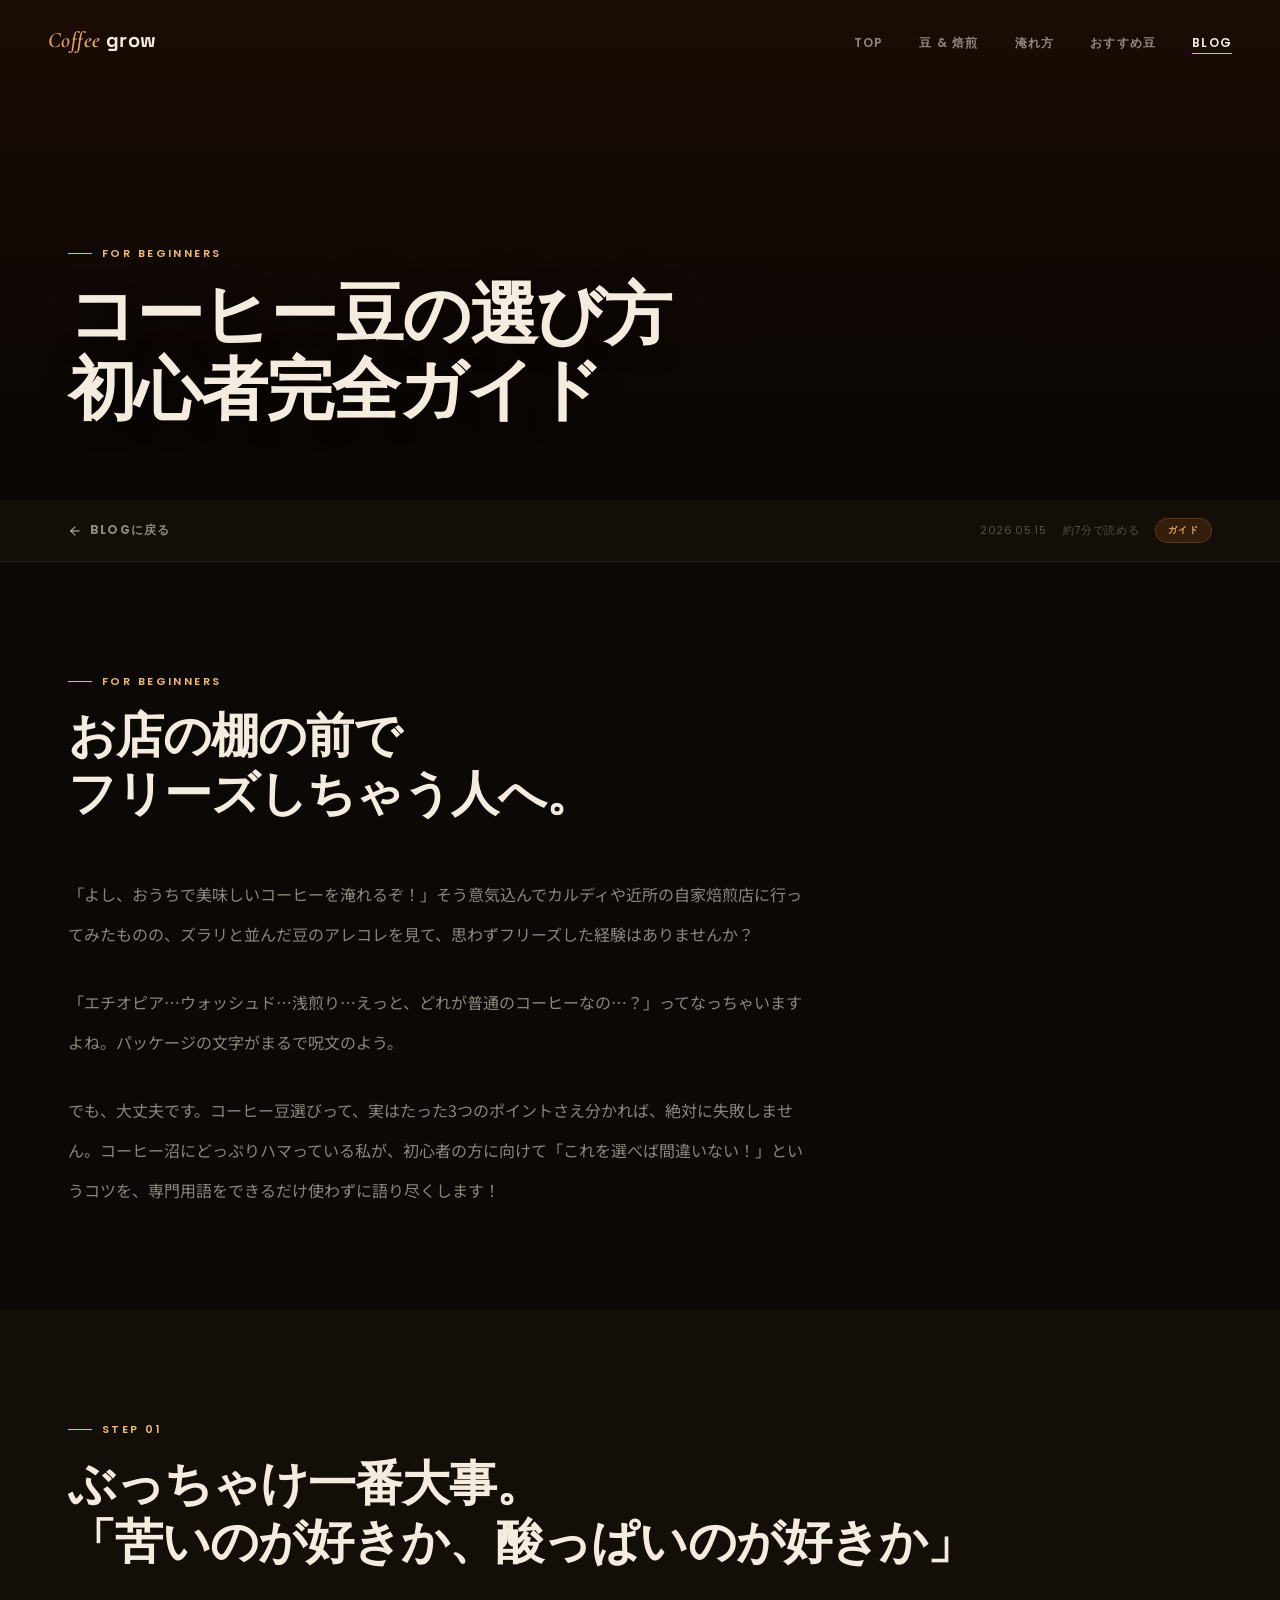
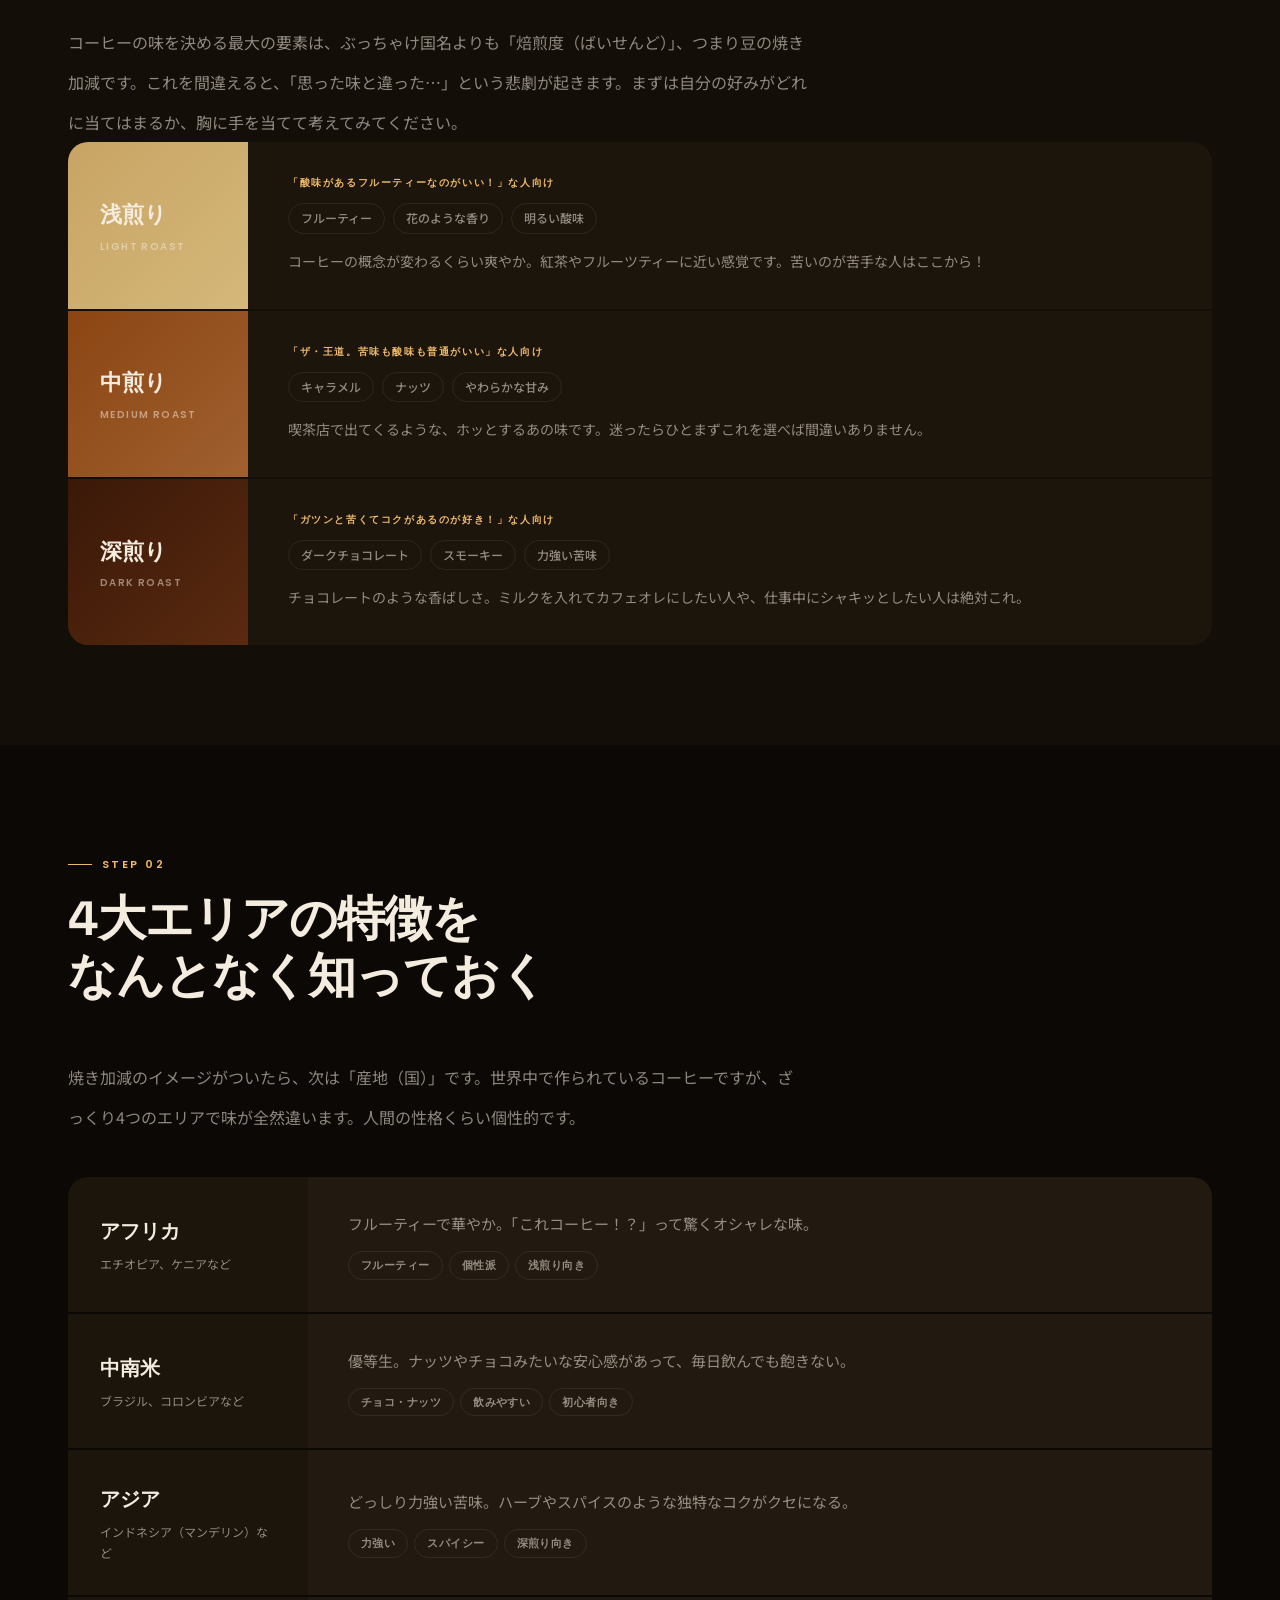
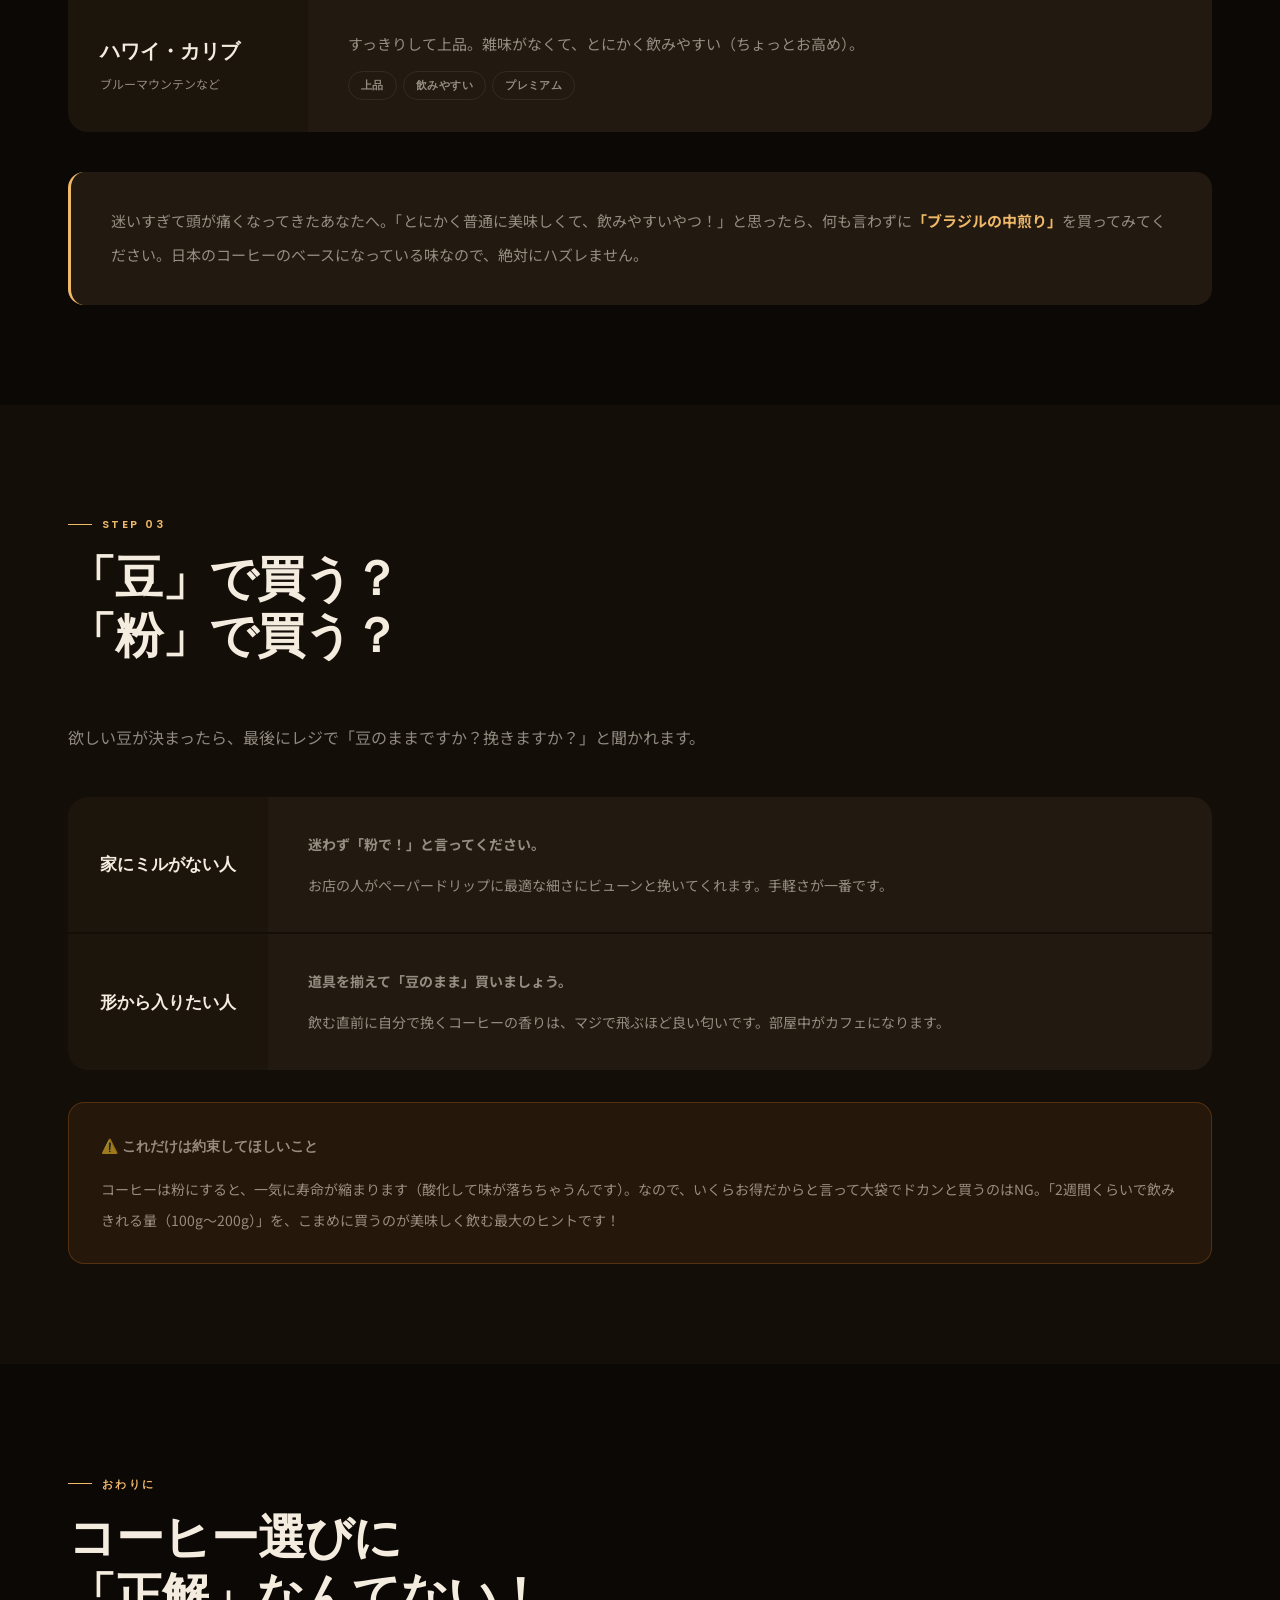
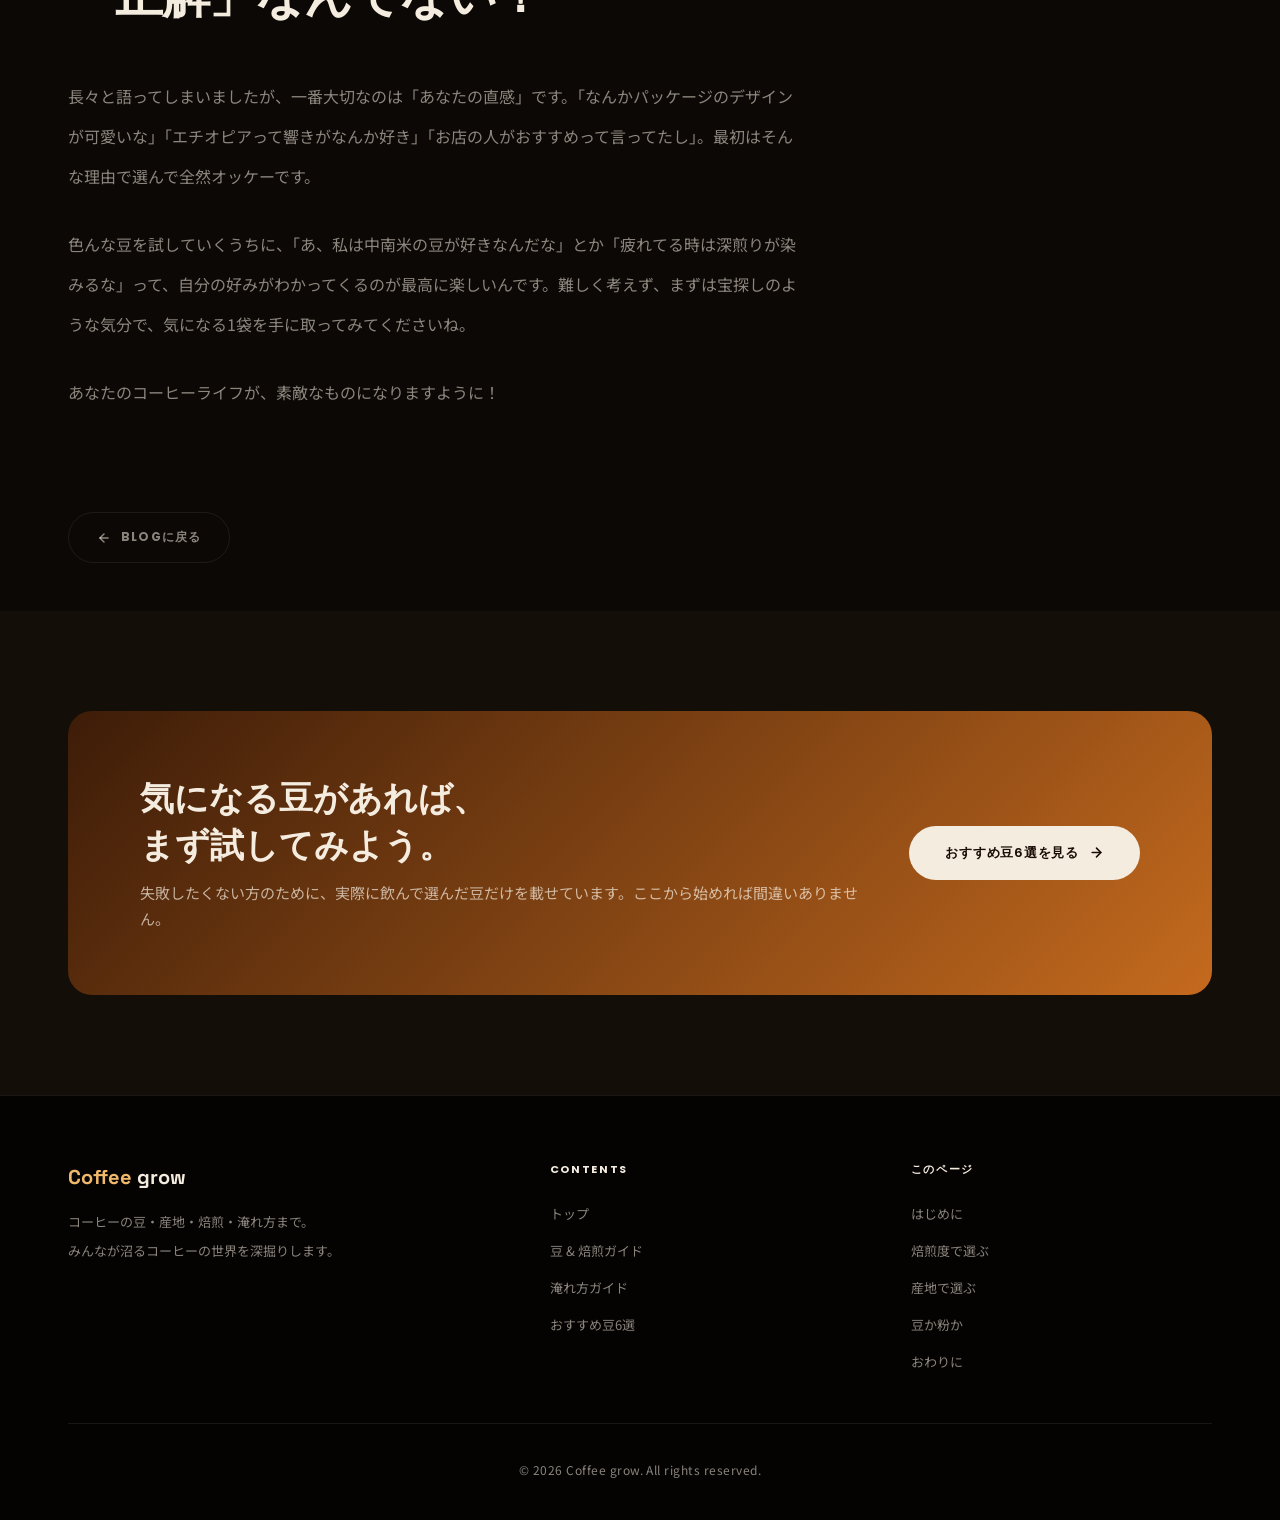
<file: choose-beans.html>
﻿<!DOCTYPE html>
<html lang="ja">
<head>
    <meta charset="UTF-8">
    <meta name="viewport" content="width=device-width, initial-scale=1.0">
    <!-- Google tag (gtag.js) -->
    <script async src="https://www.googletagmanager.com/gtag/js?id=G-5SRX7W28YV"></script>
    <script>
      window.dataLayer = window.dataLayer || [];
      function gtag(){dataLayer.push(arguments);}
      gtag('js', new Date());
      gtag('config', 'G-5SRX7W28YV');
    </script>
    <title>コーヒー豆の選び方 初心者ガイド — 焙煎・産地・飲み方別に解説 | Coffee grow</title>
    <meta name="description" content="コーヒー豆の選び方を初心者向けに徹底解説。焙煎度（浅煎り・中煎り・深煎り）の違い、エチオピア・ブラジルなど産地の特徴、ブラック・カフェオレ・アイスなど飲み方別のおすすめ豆まで丁寧にご紹介。">
    <meta name="keywords" content="コーヒー豆 初心者,コーヒー豆 選び方,焙煎度 違い,コーヒー産地,スペシャルティコーヒー 入門">
    <meta name="author" content="Coffee grow">
    <meta name="robots" content="index, follow">
    <meta name="theme-color" content="#0c0805">
    <link rel="canonical" href="https://happylife-prog.github.io/Coffeegrow/choose-beans.html">
    <!-- Open Graph -->
    <meta property="og:type" content="article">
    <meta property="og:site_name" content="Coffee grow">
    <meta property="og:title" content="コーヒー豆の選び方 初心者ガイド — 焙煎・産地・飲み方別に解説 | Coffee grow">
    <meta property="og:description" content="焙煎度・産地・飲み方別に「自分に合ったコーヒー豆」の選び方を初心者向けに丁寧に解説。">
    <meta property="og:url" content="https://happylife-prog.github.io/Coffeegrow/choose-beans.html">
    <meta property="og:image" content="https://images.unsplash.com/photo-1611854779393-1b2da9d400fe?auto=format&fit=crop&w=1200&q=80">
    <meta property="og:locale" content="ja_JP">
    <!-- Twitter Card -->
    <meta name="twitter:card" content="summary_large_image">
    <meta name="twitter:title" content="コーヒー豆の選び方 初心者ガイド | Coffee grow">
    <meta name="twitter:description" content="焙煎度・産地・飲み方別に「自分に合ったコーヒー豆」の選び方を解説。">
    <meta name="twitter:image" content="https://images.unsplash.com/photo-1611854779393-1b2da9d400fe?auto=format&fit=crop&w=1200&q=80">
    <!-- JSON-LD -->
    <script type="application/ld+json">
    {
      "@context": "https://schema.org",
      "@type": "Article",
      "@id": "https://happylife-prog.github.io/Coffeegrow/choose-beans.html",
      "headline": "コーヒー豆の選び方 初心者ガイド — 焙煎・産地・飲み方別に解説",
      "description": "コーヒー豆の選び方を焙煎度・産地・飲み方別に初心者向けに丁寧に解説。",
      "image": "https://images.unsplash.com/photo-1611854779393-1b2da9d400fe?auto=format&fit=crop&w=1200&q=80",
      "url": "https://happylife-prog.github.io/Coffeegrow/choose-beans.html",
      "inLanguage": "ja",
      "datePublished": "2026-05-15",
      "dateModified": "2026-05-15",
      "author": {"@type": "Organization","name": "Coffee grow","url": "https://happylife-prog.github.io/Coffeegrow"},
      "publisher": {"@type": "Organization","name": "Coffee grow","url": "https://happylife-prog.github.io/Coffeegrow"},
      "mainEntityOfPage": {"@type": "WebPage","@id": "https://happylife-prog.github.io/Coffeegrow/choose-beans.html"},
      "about": [
        {"@type": "Thing","name": "コーヒー豆"},
        {"@type": "Thing","name": "焙煎"},
        {"@type": "Thing","name": "スペシャルティコーヒー"}
      ]
    }
    </script>
    <link rel="preconnect" href="https://fonts.googleapis.com">
    <link rel="preconnect" href="https://fonts.gstatic.com" crossorigin>
    <link href="https://fonts.googleapis.com/css2?family=Space+Grotesk:wght@300;400;500;700&family=Noto+Sans+JP:wght@300;400;500;700&family=Poppins:wght@300;400;600;700&family=Cormorant+Garamond:ital,wght@0,300;0,400;0,600;1,300;1,400;1,600&display=swap" rel="stylesheet">
    <style>
    *,*::before,*::after{box-sizing:border-box;margin:0;padding:0;}
    :root{
        --bg1:#0c0805;--bg2:#130e08;--bg3:#1c150c;--card:#221910;
        --accent:#c46a1e;--gold:#d9924a;--gold2:#f0b96a;
        --cream:#f5ece0;--muted:rgba(245,236,224,.55);
        --border:rgba(245,236,224,.08);
        --ease:cubic-bezier(.22,1,.36,1);--t:.5s;
    }
    html{scroll-behavior:smooth;}
    body{font-family:'Noto Sans JP',sans-serif;background:var(--bg1);color:var(--cream);line-height:1.7;overflow-x:hidden;}
    a{text-decoration:none;color:inherit;}
    img{display:block;max-width:100%;}

    .sr{opacity:0;transform:translateY(48px);transition:opacity .8s var(--ease),transform .8s var(--ease);}
    .sr.in{opacity:1;transform:none;}
    .d1{transition-delay:.08s}.d2{transition-delay:.16s}.d3{transition-delay:.24s}
    .d4{transition-delay:.32s}.d5{transition-delay:.40s}.d6{transition-delay:.48s}

    /* HEADER */
    .site-header{position:fixed;top:0;left:0;right:0;z-index:200;padding:22px 48px;display:flex;align-items:center;justify-content:space-between;transition:background .4s,box-shadow .4s,backdrop-filter .4s;}
    .site-header.scrolled{background:rgba(12,8,5,.88);backdrop-filter:blur(20px);box-shadow:0 1px 0 var(--border);}
    .logo{font-family:'Space Grotesk',sans-serif;font-size:20px;font-weight:700;letter-spacing:.02em;}
    .logo em{font-style:italic;font-family:'Cormorant Garamond',serif;font-weight:600;font-size:22px;background:linear-gradient(135deg,var(--gold),var(--gold2));-webkit-background-clip:text;-webkit-text-fill-color:transparent;background-clip:text;}
    .pc-nav{list-style:none;display:flex;gap:36px;align-items:center;}
    .pc-nav a{font-family:'Poppins',sans-serif;font-size:12px;font-weight:600;letter-spacing:.1em;text-transform:uppercase;color:var(--muted);transition:color .25s;position:relative;}
    .pc-nav a::after{content:'';position:absolute;bottom:-3px;left:0;width:0;height:1px;background:var(--gold2);transition:width .3s;}
    .pc-nav a:hover{color:var(--cream);}
    .pc-nav a:hover::after,.pc-nav a.active::after{width:100%;}
    .pc-nav a.active{color:var(--cream);}
    .hamburger{display:none;flex-direction:column;gap:5px;width:36px;height:36px;align-items:center;justify-content:center;cursor:pointer;border:none;background:none;}
    .hamburger span{width:24px;height:1.5px;background:var(--cream);border-radius:2px;transition:var(--t) var(--ease);transform-origin:center;}
    .hamburger.open span:nth-child(1){transform:translateY(6.5px) rotate(45deg);}
    .hamburger.open span:nth-child(2){opacity:0;transform:scaleX(0);}
    .hamburger.open span:nth-child(3){transform:translateY(-6.5px) rotate(-45deg);}
    .sp-nav{display:none;flex-direction:column;gap:0;position:fixed;inset:0;z-index:190;background:rgba(8,5,3,.97);padding:100px 48px 48px;}
    .sp-nav.open{display:flex;}
    .sp-nav a{font-family:'Space Grotesk',sans-serif;font-size:clamp(28px,6vw,48px);font-weight:700;color:var(--cream);padding:16px 0;border-bottom:1px solid var(--border);transition:color .25s;letter-spacing:-.01em;}
    .sp-nav a:hover{color:var(--gold2);}

    /* PAGE HERO */
    .page-hero{position:relative;height:500px;overflow:hidden;background-size:cover;background-position:center;display:flex;align-items:flex-end;}
    .page-hero::before{content:'';position:absolute;inset:0;background:linear-gradient(to top,rgba(8,5,3,1) 0%,rgba(8,5,3,.55) 50%,rgba(8,5,3,.1) 100%);}
    .page-hero-inner{position:relative;z-index:2;max-width:1240px;margin:0 auto;padding:0 48px 72px;width:100%;}

    /* UTILITIES */
    .label-tag{font-family:'Poppins',sans-serif;font-size:11px;font-weight:600;letter-spacing:.22em;text-transform:uppercase;color:var(--gold2);display:inline-flex;align-items:center;gap:10px;margin-bottom:16px;}
    .label-tag::before{content:'';width:24px;height:1px;background:var(--gold2);}
    .sec{padding:100px 0;}
    .sec-alt{background:var(--bg2);}
    .wrap{max-width:1240px;margin:0 auto;padding:0 48px;}
    .h2-style{font-family:'Space Grotesk',sans-serif;font-size:clamp(28px,4vw,48px);font-weight:700;line-height:1.2;letter-spacing:-.02em;margin-bottom:52px;}
    .h3-style{font-family:'Space Grotesk',sans-serif;font-size:clamp(20px,2.5vw,30px);font-weight:700;margin-bottom:32px;margin-top:56px;}
    .badge{font-family:'Poppins',sans-serif;font-size:11px;font-weight:600;letter-spacing:.04em;padding:4px 12px;border-radius:50px;border:1px solid var(--border);color:var(--muted);}
    .body-text{font-size:16px;line-height:2.3;color:var(--muted);max-width:720px;margin-bottom:40px;}

    /* STEP CARDS */
    .step-grid{display:grid;grid-template-columns:repeat(3,1fr);gap:2px;border-radius:20px;overflow:hidden;margin-bottom:64px;}
    .step-card{background:var(--card);padding:40px 32px;}
    .step-num{font-family:'Poppins',sans-serif;font-size:11px;font-weight:700;letter-spacing:.2em;color:var(--gold2);margin-bottom:16px;}
    .step-card h3{font-family:'Space Grotesk',sans-serif;font-size:20px;font-weight:700;color:var(--cream);margin-bottom:12px;}
    .step-card p{font-size:14px;line-height:2.2;color:var(--muted);}
    .step-tags{display:flex;flex-wrap:wrap;gap:6px;margin-top:16px;}

    /* ROAST GUIDE TABLE */
    .roast-guide{display:flex;flex-direction:column;gap:2px;border-radius:20px;overflow:hidden;}
    .roast-row{display:grid;grid-template-columns:180px 1fr;overflow:hidden;}
    .roast-color-col{display:flex;flex-direction:column;justify-content:center;align-items:flex-start;padding:32px;min-height:160px;}
    .roast-detail-col{padding:32px 40px;background:var(--bg3);display:flex;flex-direction:column;justify-content:center;}
    .roast-name{font-family:'Space Grotesk',sans-serif;font-size:22px;font-weight:700;color:var(--cream);margin-bottom:4px;}
    .roast-en{font-family:'Poppins',sans-serif;font-size:10px;font-weight:600;letter-spacing:.14em;text-transform:uppercase;color:rgba(245,236,224,.5);}
    .roast-subtitle{font-family:'Poppins',sans-serif;font-size:10px;font-weight:700;letter-spacing:.16em;text-transform:uppercase;color:var(--gold2);margin-bottom:12px;}
    .roast-tags{display:flex;gap:8px;flex-wrap:wrap;margin-bottom:12px;}
    .flavor-tag{font-size:12px;padding:4px 12px;border-radius:50px;border:1px solid var(--border);color:var(--muted);font-weight:500;}
    .roast-desc{font-size:14px;line-height:2.2;color:var(--muted);}
    .bg-light{background:linear-gradient(135deg,#c8a464,#d4b87a);}
    .bg-medium{background:linear-gradient(135deg,#8b4513,#a06030);}
    .bg-deep{background:linear-gradient(135deg,#3a1808,#5a2a10);}

    /* ORIGIN MINI */
    .origin-mini-grid{display:grid;grid-template-columns:repeat(2,1fr);gap:2px;border-radius:20px;overflow:hidden;}
    .origin-mini-card{background:var(--card);padding:36px 32px;position:relative;overflow:hidden;transition:transform var(--t) var(--ease);}
    .origin-mini-card:hover{transform:translateY(-4px);z-index:2;}
    .origin-mini-num{font-family:'Poppins',sans-serif;font-size:10px;font-weight:700;letter-spacing:.2em;color:var(--gold2);margin-bottom:12px;}
    .origin-mini-card h3{font-family:'Space Grotesk',sans-serif;font-size:20px;font-weight:700;color:var(--cream);margin-bottom:8px;}
    .origin-mini-card p{font-size:14px;line-height:2.1;color:var(--muted);}
    .origin-mini-tags{display:flex;flex-wrap:wrap;gap:6px;margin-top:14px;}
    .origin-wm{position:absolute;top:50%;right:16px;transform:translateY(-50%);font-family:'Space Grotesk',sans-serif;font-size:72px;font-weight:700;color:rgba(255,255,255,.04);pointer-events:none;user-select:none;}

    /* DRINK TYPE */
    .drink-grid{display:grid;grid-template-columns:repeat(3,1fr);gap:24px;}
    .drink-card{background:var(--bg3);border-radius:16px;padding:36px 28px;border:1px solid var(--border);transition:border-color var(--t),transform var(--t) var(--ease);}
    .drink-card:hover{border-color:rgba(240,185,106,.3);transform:translateY(-4px);}
    .drink-icon{width:48px;height:48px;border-radius:12px;background:var(--accent);display:flex;align-items:center;justify-content:center;margin-bottom:20px;font-size:22px;}
    .drink-card h3{font-family:'Space Grotesk',sans-serif;font-size:18px;font-weight:700;color:var(--cream);margin-bottom:10px;}
    .drink-card p{font-size:14px;line-height:2.1;color:var(--muted);}
    .drink-rec{margin-top:16px;padding-top:16px;border-top:1px solid var(--border);}
    .drink-rec-label{font-family:'Poppins',sans-serif;font-size:10px;font-weight:700;letter-spacing:.12em;text-transform:uppercase;color:var(--gold2);margin-bottom:6px;}
    .drink-rec-val{font-size:13px;font-weight:700;color:var(--cream);}

    /* TIPS */
    .tips-list{display:flex;flex-direction:column;gap:16px;}
    .tip-item{display:grid;grid-template-columns:48px 1fr;gap:24px;align-items:flex-start;background:var(--bg3);border-radius:16px;padding:28px 32px;border:1px solid var(--border);}
    .tip-num{font-family:'Poppins',sans-serif;font-size:24px;font-weight:700;color:var(--gold2);line-height:1;}
    .tip-item h4{font-family:'Space Grotesk',sans-serif;font-size:17px;font-weight:700;color:var(--cream);margin-bottom:8px;}
    .tip-item p{font-size:14px;line-height:2.1;color:var(--muted);}

    /* PROSE */
    .prose{max-width:740px;}
    .prose p{font-size:16px;line-height:2.5;color:var(--muted);margin-bottom:28px;}
    .prose p:last-child{margin-bottom:0;}

    /* ORIGIN AREA LIST */
    .origin-area-list{display:flex;flex-direction:column;gap:2px;border-radius:20px;overflow:hidden;margin-top:40px;margin-bottom:40px;}
    .origin-area-row{display:grid;grid-template-columns:240px 1fr;}
    .origin-area-label{padding:32px;background:var(--bg3);display:flex;flex-direction:column;justify-content:center;gap:6px;}
    .origin-area-region{font-family:'Space Grotesk',sans-serif;font-size:20px;font-weight:700;color:var(--cream);}
    .origin-area-countries{font-size:12px;color:var(--muted);}
    .origin-area-body{padding:32px 40px;background:var(--card);display:flex;flex-direction:column;justify-content:center;}
    .origin-area-body p{font-size:15px;line-height:2;color:var(--muted);}

    /* ADVICE BLOCK */
    .advice-block{background:var(--card);border-radius:16px;padding:32px 40px;border-left:3px solid var(--gold2);}
    .advice-block p{font-size:15px;line-height:2.3;color:var(--muted);}
    .advice-block strong{color:var(--gold2);}

    /* CHOICE LIST */
    .choice-list{display:flex;flex-direction:column;gap:2px;border-radius:20px;overflow:hidden;margin-top:40px;margin-bottom:32px;}
    .choice-item{display:grid;grid-template-columns:200px 1fr;}
    .choice-label{padding:32px;background:var(--bg3);font-family:'Space Grotesk',sans-serif;font-size:17px;font-weight:700;color:var(--cream);display:flex;align-items:center;}
    .choice-body{padding:32px 40px;background:var(--card);}
    .choice-verdict{font-size:15px;font-weight:700;color:var(--gold2);margin-bottom:10px;}
    .choice-body p{font-size:14px;line-height:2.2;color:var(--muted);}

    /* WARN BLOCK */
    .warn-block{background:rgba(196,106,30,.1);border:1px solid rgba(196,106,30,.3);border-radius:16px;padding:28px 32px;}
    .warn-label{font-family:'Space Grotesk',sans-serif;font-size:15px;font-weight:700;color:var(--accent);margin-bottom:12px;}
    .warn-block p{font-size:14px;line-height:2.2;color:var(--muted);}

    /* CTA */
    .cta-block{background:linear-gradient(135deg,#3d1c08,var(--accent));border-radius:24px;padding:64px 72px;display:flex;align-items:center;justify-content:space-between;gap:40px;overflow:hidden;}
    .cta-block h2{font-family:'Space Grotesk',sans-serif;font-size:clamp(22px,3vw,34px);font-weight:700;color:var(--cream);line-height:1.4;margin-bottom:10px;}
    .cta-block p{font-size:15px;color:rgba(245,236,224,.7);}
    .btn-fill{display:inline-flex;align-items:center;gap:10px;font-family:'Poppins',sans-serif;font-size:13px;font-weight:600;letter-spacing:.06em;padding:16px 36px;border-radius:50px;background:var(--cream);color:#1a0d05;flex-shrink:0;transition:background .3s,transform .3s;}
    .btn-fill:hover{background:var(--gold2);transform:translateY(-3px);}
    .btn-fill svg{width:15px;height:15px;transition:transform .3s;}
    .btn-fill:hover svg{transform:translateX(4px);}

    /* BACK TO BLOG */
    .article-meta-bar{background:var(--bg2);border-bottom:1px solid var(--border);padding:18px 0;}
    .article-meta-bar .wrap{display:flex;align-items:center;justify-content:space-between;gap:20px;}
    .back-blog{font-family:'Poppins',sans-serif;font-size:12px;font-weight:700;letter-spacing:.1em;text-transform:uppercase;color:var(--muted);display:inline-flex;align-items:center;gap:8px;transition:color .25s;}
    .back-blog:hover{color:var(--gold2);}
    .back-blog svg{width:14px;height:14px;flex-shrink:0;}
    .article-meta-info{display:flex;align-items:center;gap:16px;font-family:'Poppins',sans-serif;font-size:11px;color:rgba(245,236,224,.3);letter-spacing:.06em;}
    .cat-pill{font-family:'Poppins',sans-serif;font-size:9px;font-weight:700;letter-spacing:.14em;text-transform:uppercase;padding:4px 12px;border-radius:50px;}
    .cat-guide{background:rgba(196,106,30,.18);color:#e8a870;border:1px solid rgba(196,106,30,.3);}
    .back-blog-bottom{display:inline-flex;align-items:center;gap:10px;font-family:'Poppins',sans-serif;font-size:12px;font-weight:700;letter-spacing:.1em;text-transform:uppercase;padding:14px 28px;border-radius:50px;border:1px solid var(--border);color:var(--muted);transition:border-color .25s,color .25s,transform .25s;}
    .back-blog-bottom:hover{border-color:var(--gold2);color:var(--gold2);transform:translateX(-4px);}
    .back-blog-bottom svg{width:14px;height:14px;}

    /* FOOTER */
    .site-footer{background:#050302;border-top:1px solid var(--border);color:var(--muted);}
    .footer-wrap{max-width:1240px;margin:0 auto;padding:64px 48px 40px;}
    .footer-top{display:grid;grid-template-columns:1.4fr 1fr 1fr;gap:60px;padding-bottom:48px;border-bottom:1px solid var(--border);margin-bottom:36px;}
    .footer-logo{font-family:'Space Grotesk',sans-serif;font-size:20px;font-weight:700;color:var(--cream);margin-bottom:14px;}
    .footer-logo em{color:var(--gold2);font-style:normal;}
    .footer-desc{font-size:13px;line-height:2.2;}
    .footer-col h4{font-family:'Poppins',sans-serif;font-size:11px;font-weight:700;letter-spacing:.15em;text-transform:uppercase;color:var(--cream);margin-bottom:20px;}
    .footer-col ul{list-style:none;display:flex;flex-direction:column;gap:10px;}
    .footer-col ul li a{font-size:13px;transition:color .25s;}
    .footer-col ul li a:hover{color:var(--gold2);}
    .footer-bottom{text-align:center;font-size:12px;letter-spacing:.04em;}

    /* BACK TO TOP */
    .back-top{position:fixed;bottom:32px;right:32px;width:48px;height:48px;background:var(--accent);color:var(--cream);border:none;border-radius:50%;cursor:pointer;z-index:99;display:flex;align-items:center;justify-content:center;opacity:0;transform:translateY(16px);transition:opacity .4s,transform .4s,background .25s;box-shadow:0 4px 20px rgba(196,106,30,.4);}
    .back-top.v{opacity:1;transform:translateY(0);}
    .back-top:hover{background:var(--gold);}
    .back-top svg{width:20px;height:20px;}

    /* RESPONSIVE */
    @media(max-width:960px){
        .pc-nav{display:none;}
        .hamburger{display:flex;}
        .site-header{padding:20px 32px;}
        .wrap{padding:0 24px;}
        .sp-nav{padding:80px 24px 48px;}
        .footer-top{grid-template-columns:1fr;gap:36px;}
        .footer-wrap{padding:48px 24px 32px;}
        .page-hero{height:360px;}
        .page-hero-inner{padding:0 24px 48px;}
        .back-top{bottom:20px;right:20px;}
        .sec{padding:72px 0;}
        .roast-row{grid-template-columns:1fr;}
        .cta-block{flex-direction:column;padding:48px 36px;}
        .origin-area-row{grid-template-columns:1fr;}
        .choice-item{grid-template-columns:1fr;}
        .choice-label{padding:20px 24px;}
        .choice-body{padding:20px 24px;}
        .origin-area-label{padding:24px;}
        .origin-area-body{padding:24px;}
    }
    @media(max-width:600px){
        .wrap{padding:0 20px;}
        .page-hero{height:280px;}
        .sec{padding:56px 0;}
        .cta-block{padding:40px 24px;}
        .advice-block{padding:24px 20px;}
    }
    </style>
</head>
<body>

<!-- ヘッダー -->
<header class="site-header" id="siteHeader">
    <a href="index.html" class="logo"><em>Coffee</em> grow</a>
    <ul class="pc-nav">
        <li><a href="index.html">Top</a></li>
        <li><a href="beans.html">豆 &amp; 焙煎</a></li>
        <li><a href="brew.html">淹れ方</a></li>
        <li><a href="recommend-beans.html">おすすめ豆</a></li>
        <li><a href="blog.html" class="active">Blog</a></li>
    </ul>
    <button class="hamburger" id="hamburger" aria-label="メニュー">
        <span></span><span></span><span></span>
    </button>
</header>
<nav class="sp-nav" id="spNav">
    <a href="index.html" onclick="closeNav()">Top</a>
    <a href="beans.html" onclick="closeNav()">豆 &amp; 焙煎</a>
    <a href="brew.html" onclick="closeNav()">淹れ方</a>
    <a href="recommend-beans.html" onclick="closeNav()">おすすめ豆</a>
    <a href="blog.html" onclick="closeNav()">Blog</a>
</nav>

<!-- ページヒーロー -->
<div class="page-hero" style="background-image:url('https://images.unsplash.com/photo-1611854779393-1b2da9d400fe?auto=format&fit=crop&w=1600&q=80');background-color:#1c0d05;">
    <div class="page-hero-inner">
        <p class="label-tag">For Beginners</p>
        <h1 style="font-family:'Space Grotesk',sans-serif;font-size:clamp(32px,5.5vw,68px);font-weight:700;line-height:1.1;letter-spacing:-.03em;text-shadow:0 2px 24px rgba(0,0,0,.5);">コーヒー豆の選び方<br>初心者完全ガイド</h1>
    </div>
</div>

<!-- 記事メタバー -->
<div class="article-meta-bar">
    <div class="wrap">
        <a href="blog.html" class="back-blog">
            <svg viewBox="0 0 24 24" fill="none" stroke="currentColor" stroke-width="2.5" stroke-linecap="round" stroke-linejoin="round"><polyline points="19 12 5 12"/><polyline points="12 5 5 12 12 19"/></svg>
            Blogに戻る
        </a>
        <div class="article-meta-info">
            <span>2026.05.15</span>
            <span>約7分で読める</span>
            <span class="cat-pill cat-guide">ガイド</span>
        </div>
    </div>
</div>

<!-- イントロ -->
<section class="sec" id="intro">
    <div class="wrap">
        <p class="label-tag sr">For Beginners</p>
        <h2 class="h2-style sr">お店の棚の前で<br>フリーズしちゃう人へ。</h2>
        <div class="prose sr">
            <p>「よし、おうちで美味しいコーヒーを淹れるぞ！」そう意気込んでカルディや近所の自家焙煎店に行ってみたものの、ズラリと並んだ豆のアレコレを見て、思わずフリーズした経験はありませんか？</p>
            <p>「エチオピア…ウォッシュド…浅煎り…えっと、どれが普通のコーヒーなの…？」ってなっちゃいますよね。パッケージの文字がまるで呪文のよう。</p>
            <p>でも、大丈夫です。コーヒー豆選びって、実はたった3つのポイントさえ分かれば、絶対に失敗しません。コーヒー沼にどっぷりハマっている私が、初心者の方に向けて「これを選べば間違いない！」というコツを、専門用語をできるだけ使わずに語り尽くします！</p>
        </div>
    </div>
</section>

<!-- 焙煎度 -->
<section class="sec sec-alt" id="roast">
    <div class="wrap">
        <p class="label-tag sr">Step 01</p>
        <h2 class="h2-style sr">ぶっちゃけ一番大事。<br>「苦いのが好きか、酸っぱいのが好きか」</h2>
        <div class="prose sr">
            <p>コーヒーの味を決める最大の要素は、ぶっちゃけ国名よりも「焙煎度（ばいせんど）」、つまり豆の焼き加減です。これを間違えると、「思った味と違った…」という悲劇が起きます。まずは自分の好みがどれに当てはまるか、胸に手を当てて考えてみてください。</p>
        </div>
        <div class="roast-guide sr">
            <div class="roast-row">
                <div class="roast-color-col bg-light">
                    <div class="roast-name">浅煎り</div>
                    <div class="roast-en">Light Roast</div>
                </div>
                <div class="roast-detail-col">
                    <p class="roast-subtitle">「酸味があるフルーティーなのがいい！」な人向け</p>
                    <div class="roast-tags">
                        <span class="flavor-tag">フルーティー</span>
                        <span class="flavor-tag">花のような香り</span>
                        <span class="flavor-tag">明るい酸味</span>
                    </div>
                    <p class="roast-desc">コーヒーの概念が変わるくらい爽やか。紅茶やフルーツティーに近い感覚です。苦いのが苦手な人はここから！</p>
                </div>
            </div>
            <div class="roast-row">
                <div class="roast-color-col bg-medium">
                    <div class="roast-name">中煎り</div>
                    <div class="roast-en">Medium Roast</div>
                </div>
                <div class="roast-detail-col">
                    <p class="roast-subtitle">「ザ・王道。苦味も酸味も普通がいい」な人向け</p>
                    <div class="roast-tags">
                        <span class="flavor-tag">キャラメル</span>
                        <span class="flavor-tag">ナッツ</span>
                        <span class="flavor-tag">やわらかな甘み</span>
                    </div>
                    <p class="roast-desc">喫茶店で出てくるような、ホッとするあの味です。迷ったらひとまずこれを選べば間違いありません。</p>
                </div>
            </div>
            <div class="roast-row">
                <div class="roast-color-col bg-deep">
                    <div class="roast-name">深煎り</div>
                    <div class="roast-en">Dark Roast</div>
                </div>
                <div class="roast-detail-col">
                    <p class="roast-subtitle">「ガツンと苦くてコクがあるのが好き！」な人向け</p>
                    <div class="roast-tags">
                        <span class="flavor-tag">ダークチョコレート</span>
                        <span class="flavor-tag">スモーキー</span>
                        <span class="flavor-tag">力強い苦味</span>
                    </div>
                    <p class="roast-desc">チョコレートのような香ばしさ。ミルクを入れてカフェオレにしたい人や、仕事中にシャキッとしたい人は絶対これ。</p>
                </div>
            </div>
        </div>
    </div>
</section>

<!-- 産地 -->
<section class="sec" id="origin">
    <div class="wrap">
        <p class="label-tag sr">Step 02</p>
        <h2 class="h2-style sr">4大エリアの特徴を<br>なんとなく知っておく</h2>
        <div class="prose sr">
            <p>焼き加減のイメージがついたら、次は「産地（国）」です。世界中で作られているコーヒーですが、ざっくり4つのエリアで味が全然違います。人間の性格くらい個性的です。</p>
        </div>
        <div class="origin-area-list sr">
            <div class="origin-area-row">
                <div class="origin-area-label">
                    <span class="origin-area-region">アフリカ</span>
                    <span class="origin-area-countries">エチオピア、ケニアなど</span>
                </div>
                <div class="origin-area-body">
                    <p>フルーティーで華やか。「これコーヒー！？」って驚くオシャレな味。</p>
                    <div style="display:flex;gap:6px;flex-wrap:wrap;margin-top:12px;">
                        <span class="badge">フルーティー</span><span class="badge">個性派</span><span class="badge">浅煎り向き</span>
                    </div>
                </div>
            </div>
            <div class="origin-area-row">
                <div class="origin-area-label">
                    <span class="origin-area-region">中南米</span>
                    <span class="origin-area-countries">ブラジル、コロンビアなど</span>
                </div>
                <div class="origin-area-body">
                    <p>優等生。ナッツやチョコみたいな安心感があって、毎日飲んでも飽きない。</p>
                    <div style="display:flex;gap:6px;flex-wrap:wrap;margin-top:12px;">
                        <span class="badge">チョコ・ナッツ</span><span class="badge">飲みやすい</span><span class="badge">初心者向き</span>
                    </div>
                </div>
            </div>
            <div class="origin-area-row">
                <div class="origin-area-label">
                    <span class="origin-area-region">アジア</span>
                    <span class="origin-area-countries">インドネシア（マンデリン）など</span>
                </div>
                <div class="origin-area-body">
                    <p>どっしり力強い苦味。ハーブやスパイスのような独特なコクがクセになる。</p>
                    <div style="display:flex;gap:6px;flex-wrap:wrap;margin-top:12px;">
                        <span class="badge">力強い</span><span class="badge">スパイシー</span><span class="badge">深煎り向き</span>
                    </div>
                </div>
            </div>
            <div class="origin-area-row">
                <div class="origin-area-label">
                    <span class="origin-area-region">ハワイ・カリブ</span>
                    <span class="origin-area-countries">ブルーマウンテンなど</span>
                </div>
                <div class="origin-area-body">
                    <p>すっきりして上品。雑味がなくて、とにかく飲みやすい（ちょっとお高め）。</p>
                    <div style="display:flex;gap:6px;flex-wrap:wrap;margin-top:12px;">
                        <span class="badge">上品</span><span class="badge">飲みやすい</span><span class="badge">プレミアム</span>
                    </div>
                </div>
            </div>
        </div>
        <div class="advice-block sr">
            <p>迷いすぎて頭が痛くなってきたあなたへ。「とにかく普通に美味しくて、飲みやすいやつ！」と思ったら、何も言わずに<strong>「ブラジルの中煎り」</strong>を買ってみてください。日本のコーヒーのベースになっている味なので、絶対にハズレません。</p>
        </div>
    </div>
</section>

<!-- 豆か粉か -->
<section class="sec sec-alt" id="form">
    <div class="wrap">
        <p class="label-tag sr">Step 03</p>
        <h2 class="h2-style sr">「豆」で買う？<br>「粉」で買う？</h2>
        <div class="prose sr">
            <p>欲しい豆が決まったら、最後にレジで「豆のままですか？挽きますか？」と聞かれます。</p>
        </div>
        <div class="choice-list sr">
            <div class="choice-item">
                <div class="choice-label">家にミルがない人</div>
                <div class="choice-body">
                    <p class="choice-verdict">迷わず「粉で！」と言ってください。</p>
                    <p>お店の人がペーパードリップに最適な細さにビューンと挽いてくれます。手軽さが一番です。</p>
                </div>
            </div>
            <div class="choice-item">
                <div class="choice-label">形から入りたい人</div>
                <div class="choice-body">
                    <p class="choice-verdict">道具を揃えて「豆のまま」買いましょう。</p>
                    <p>飲む直前に自分で挽くコーヒーの香りは、マジで飛ぶほど良い匂いです。部屋中がカフェになります。</p>
                </div>
            </div>
        </div>
        <div class="warn-block sr">
            <p class="warn-label">⚠️ これだけは約束してほしいこと</p>
            <p>コーヒーは粉にすると、一気に寿命が縮まります（酸化して味が落ちちゃうんです）。なので、いくらお得だからと言って大袋でドカンと買うのはNG。「2週間くらいで飲みきれる量（100g〜200g）」を、こまめに買うのが美味しく飲む最大のヒントです！</p>
        </div>
    </div>
</section>

<!-- おわりに -->
<section class="sec" id="ending">
    <div class="wrap">
        <p class="label-tag sr">おわりに</p>
        <h2 class="h2-style sr">コーヒー選びに<br>「正解」なんてない！</h2>
        <div class="prose sr">
            <p>長々と語ってしまいましたが、一番大切なのは「あなたの直感」です。「なんかパッケージのデザインが可愛いな」「エチオピアって響きがなんか好き」「お店の人がおすすめって言ってたし」。最初はそんな理由で選んで全然オッケーです。</p>
            <p>色んな豆を試していくうちに、「あ、私は中南米の豆が好きなんだな」とか「疲れてる時は深煎りが染みるな」って、自分の好みがわかってくるのが最高に楽しいんです。難しく考えず、まずは宝探しのような気分で、気になる1袋を手に取ってみてくださいね。</p>
            <p>あなたのコーヒーライフが、素敵なものになりますように！</p>
        </div>
    </div>
</section>

<!-- Blogに戻るボタン -->
<div class="wrap" style="padding-top:0;padding-bottom:48px;">
    <a href="blog.html" class="back-blog-bottom">
        <svg viewBox="0 0 24 24" fill="none" stroke="currentColor" stroke-width="2.5" stroke-linecap="round" stroke-linejoin="round"><polyline points="19 12 5 12"/><polyline points="12 5 5 12 12 19"/></svg>
        Blogに戻る
    </a>
</div>

<!-- CTA -->
<section class="sec sec-alt">
    <div class="wrap">
        <div class="cta-block sr">
            <div>
                <h2>気になる豆があれば、<br>まず試してみよう。</h2>
                <p>失敗したくない方のために、実際に飲んで選んだ豆だけを載せています。ここから始めれば間違いありません。</p>
            </div>
            <a href="recommend-beans.html" class="btn-fill">
                おすすめ豆6選を見る
                <svg viewBox="0 0 24 24" fill="none" stroke="currentColor" stroke-width="2.5" stroke-linecap="round" stroke-linejoin="round"><line x1="5" y1="12" x2="19" y2="12"/><polyline points="12 5 19 12 12 19"/></svg>
            </a>
        </div>
    </div>
</section>

<!-- フッター -->
<footer class="site-footer">
    <div class="footer-wrap">
        <div class="footer-top">
            <div>
                <div class="footer-logo"><em>Coffee</em> grow</div>
                <p class="footer-desc">コーヒーの豆・産地・焙煎・淹れ方まで。<br>みんなが沼るコーヒーの世界を深掘りします。</p>
            </div>
            <div class="footer-col">
                <h4>Contents</h4>
                <ul>
                    <li><a href="index.html">トップ</a></li>
                    <li><a href="beans.html">豆 &amp; 焙煎ガイド</a></li>
                    <li><a href="brew.html">淹れ方ガイド</a></li>
                    <li><a href="recommend-beans.html">おすすめ豆6選</a></li>
                </ul>
            </div>
            <div class="footer-col">
                <h4>このページ</h4>
                <ul>
                    <li><a href="#intro">はじめに</a></li>
                    <li><a href="#roast">焙煎度で選ぶ</a></li>
                    <li><a href="#origin">産地で選ぶ</a></li>
                    <li><a href="#form">豆か粉か</a></li>
                    <li><a href="#ending">おわりに</a></li>
                </ul>
            </div>
        </div>
        <div class="footer-bottom">
            <p>&copy; 2026 Coffee grow. All rights reserved.</p>
        </div>
    </div>
</footer>

<button class="back-top" id="backTop" aria-label="トップへ">
    <svg viewBox="0 0 24 24" fill="none" stroke="currentColor" stroke-width="2.5" stroke-linecap="round" stroke-linejoin="round"><polyline points="18 15 12 9 6 15"/></svg>
</button>

<script src="index.js"></script>
</body>
</html>
</file>
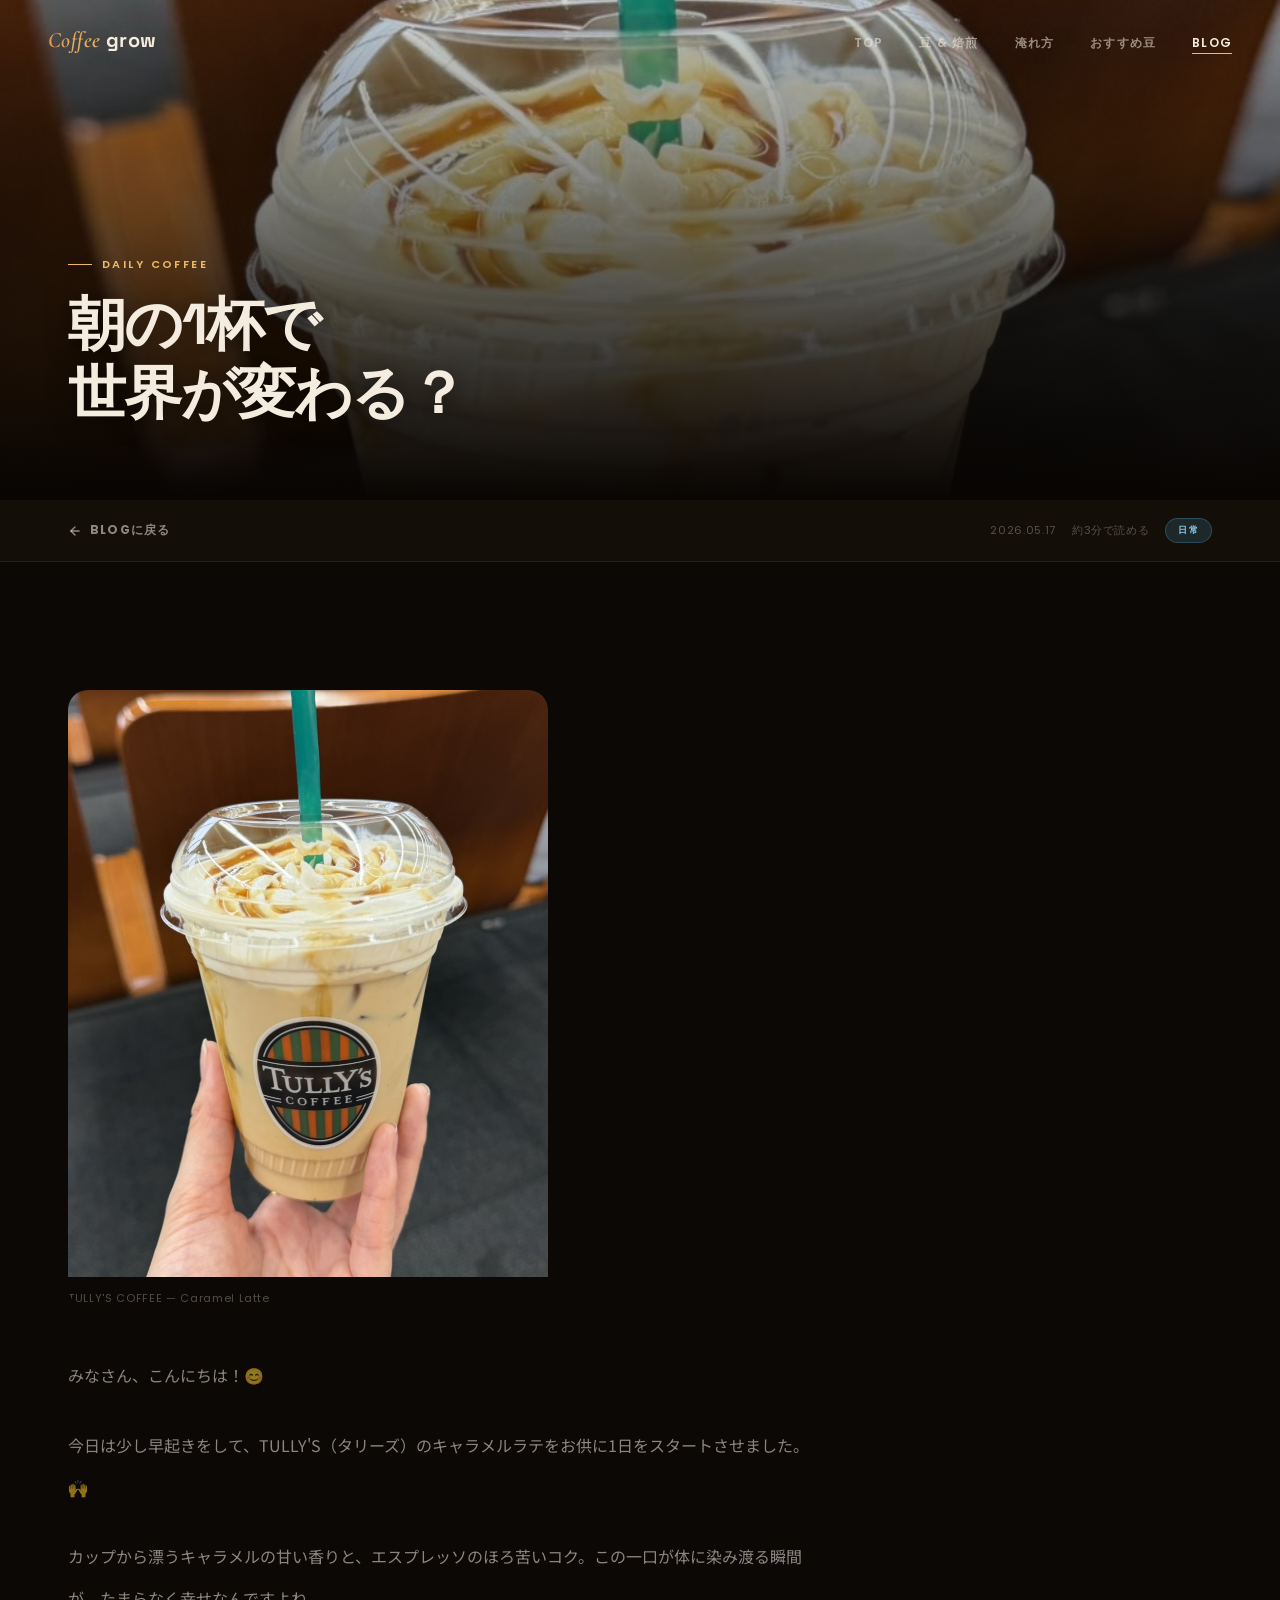
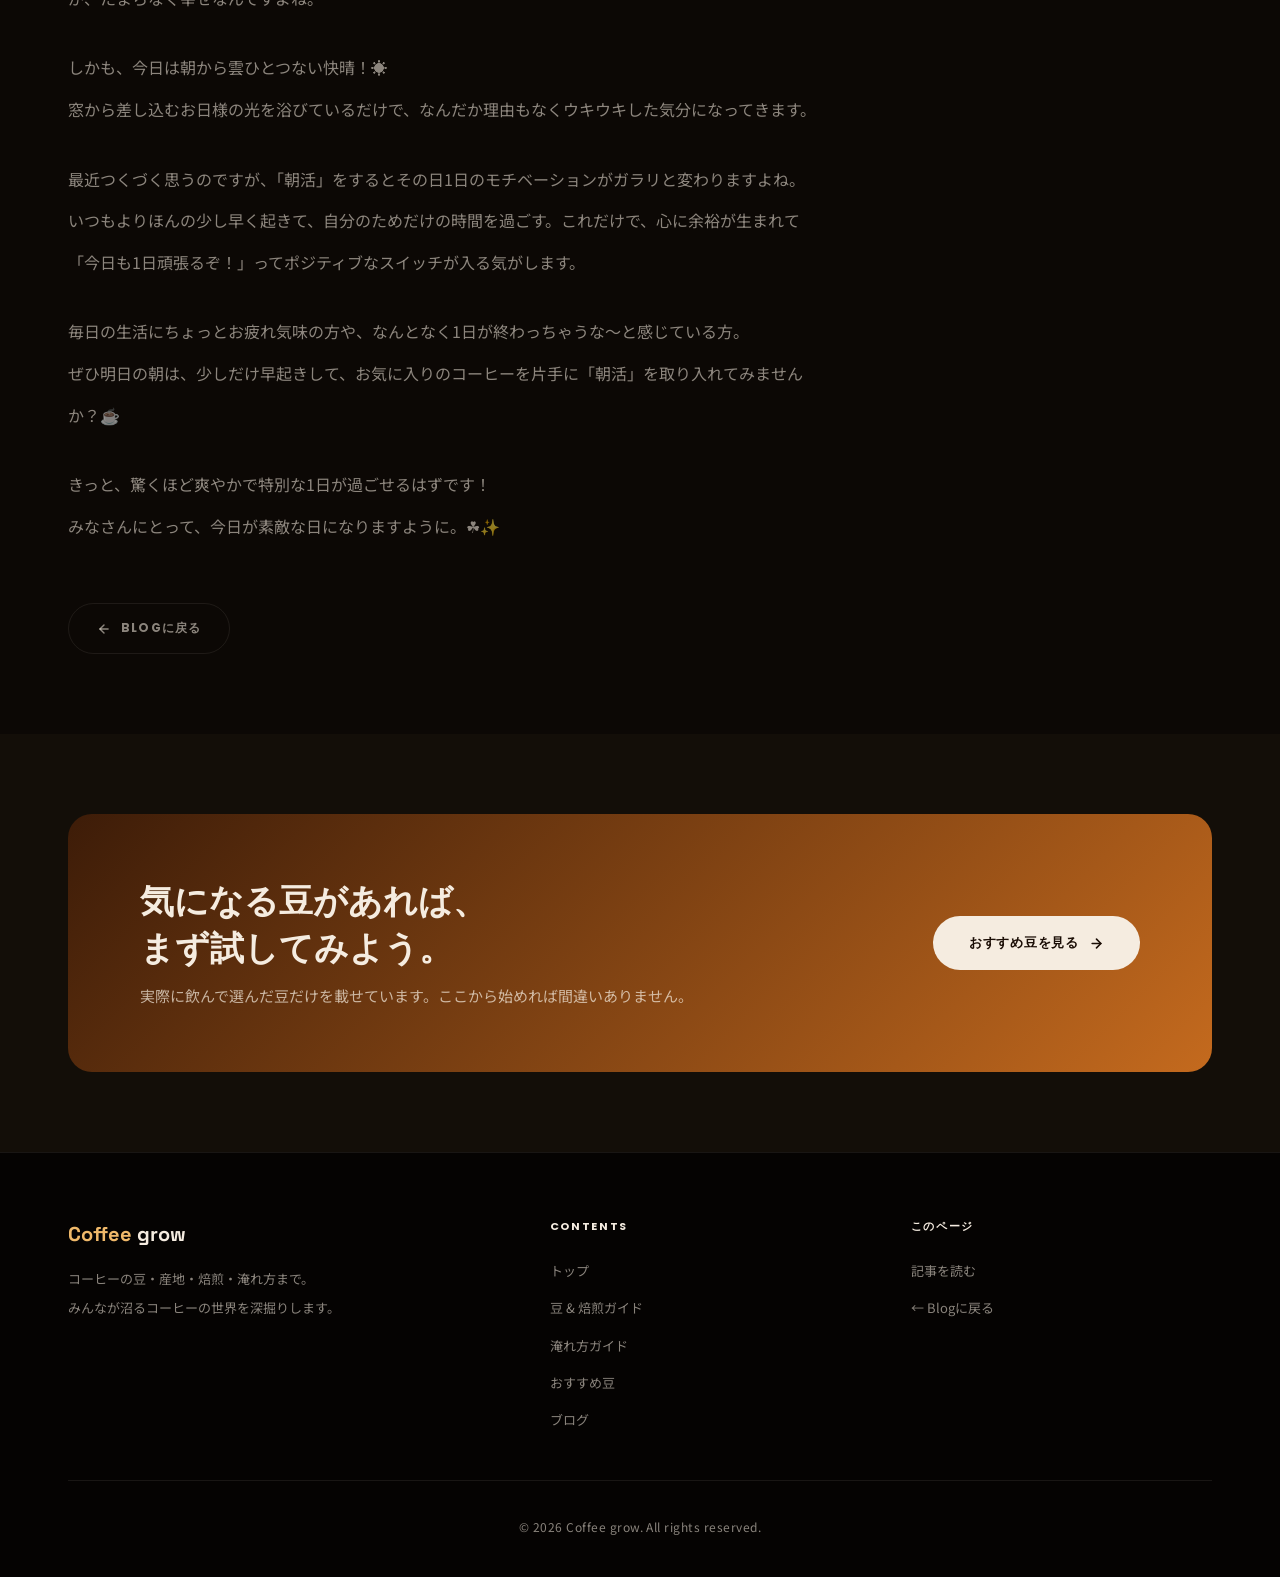
<file: tullys-caramel-latte.html>
<!DOCTYPE html>
<html lang="ja">
<head>
    <meta charset="UTF-8">
    <meta name="viewport" content="width=device-width, initial-scale=1.0">
    <!-- Google tag (gtag.js) -->
    <script async src="https://www.googletagmanager.com/gtag/js?id=G-5SRX7W28YV"></script>
    <script>
      window.dataLayer = window.dataLayer || [];
      function gtag(){dataLayer.push(arguments);}
      gtag('js', new Date());
      gtag('config', 'G-5SRX7W28YV');
    </script>
    <title>朝の1杯で世界が変わる？タリーズのキャラメルラテと始める最高の1日 | Coffee grow</title>
    <meta name="description" content="少し早起きして、タリーズのキャラメルラテをお供に1日をスタート。朝活のすすめと、コーヒーがくれる小さな幸せについて。">
    <meta name="keywords" content="タリーズ キャラメルラテ,朝活 コーヒー,TULLY'S,朝のコーヒー,カフェ 日常">
    <meta name="author" content="Coffee grow">
    <meta name="robots" content="index, follow">
    <meta name="theme-color" content="#0c0805">
    <link rel="canonical" href="https://happylife-prog.github.io/Coffeegrow/tullys-caramel-latte.html">
    <!-- Open Graph -->
    <meta property="og:type" content="article">
    <meta property="og:site_name" content="Coffee grow">
    <meta property="og:title" content="朝の1杯で世界が変わる？タリーズのキャラメルラテと始める最高の1日 | Coffee grow">
    <meta property="og:description" content="少し早起きして、タリーズのキャラメルラテをお供に1日をスタート。朝活のすすめと、コーヒーがくれる小さな幸せについて。">
    <meta property="og:url" content="https://happylife-prog.github.io/Coffeegrow/tullys-caramel-latte.html">
    <meta property="og:image" content="https://happylife-prog.github.io/Coffeegrow/images/tullys-caramel-latte.jpg">
    <meta property="og:locale" content="ja_JP">
    <!-- Twitter Card -->
    <meta name="twitter:card" content="summary_large_image">
    <meta name="twitter:title" content="朝の1杯で世界が変わる？タリーズのキャラメルラテと始める最高の1日 | Coffee grow">
    <meta name="twitter:description" content="少し早起きして、タリーズのキャラメルラテをお供に1日をスタート。朝活のすすめ。">
    <meta name="twitter:image" content="https://happylife-prog.github.io/Coffeegrow/images/tullys-caramel-latte.jpg">
    <!-- JSON-LD -->
    <script type="application/ld+json">
    {
      "@context": "https://schema.org",
      "@type": "Article",
      "@id": "https://happylife-prog.github.io/Coffeegrow/tullys-caramel-latte.html",
      "headline": "朝の1杯で世界が変わる？タリーズのキャラメルラテと始める最高の1日",
      "description": "少し早起きして、タリーズのキャラメルラテをお供に1日をスタート。朝活のすすめと、コーヒーがくれる小さな幸せについて。",
      "image": "https://happylife-prog.github.io/Coffeegrow/images/tullys-caramel-latte.jpg",
      "url": "https://happylife-prog.github.io/Coffeegrow/tullys-caramel-latte.html",
      "inLanguage": "ja",
      "datePublished": "2026-05-17",
      "dateModified": "2026-05-17",
      "author": {"@type": "Organization","name": "Coffee grow","url": "https://happylife-prog.github.io/Coffeegrow"},
      "publisher": {"@type": "Organization","name": "Coffee grow","url": "https://happylife-prog.github.io/Coffeegrow"},
      "mainEntityOfPage": {"@type": "WebPage","@id": "https://happylife-prog.github.io/Coffeegrow/tullys-caramel-latte.html"},
      "about": [
        {"@type": "Brand","name": "TULLY'S COFFEE"},
        {"@type": "Thing","name": "キャラメルラテ"},
        {"@type": "Thing","name": "朝活"}
      ]
    }
    </script>
    <link rel="preconnect" href="https://fonts.googleapis.com">
    <link rel="preconnect" href="https://fonts.gstatic.com" crossorigin>
    <link href="https://fonts.googleapis.com/css2?family=Space+Grotesk:wght@300;400;500;700&family=Noto+Sans+JP:wght@300;400;500;700&family=Poppins:wght@300;400;600;700&family=Cormorant+Garamond:ital,wght@0,300;0,400;0,600;1,300;1,400;1,600&display=swap" rel="stylesheet">
    <style>
    *,*::before,*::after{box-sizing:border-box;margin:0;padding:0;}
    :root{
        --bg1:#0c0805;--bg2:#130e08;--bg3:#1c150c;--card:#221910;
        --accent:#c46a1e;--gold:#d9924a;--gold2:#f0b96a;
        --cream:#f5ece0;--muted:rgba(245,236,224,.55);
        --border:rgba(245,236,224,.08);
        --ease:cubic-bezier(.22,1,.36,1);--t:.5s;
    }
    html{scroll-behavior:smooth;}
    body{font-family:'Noto Sans JP',sans-serif;background:var(--bg1);color:var(--cream);line-height:1.7;overflow-x:hidden;}
    a{text-decoration:none;color:inherit;}
    img{display:block;max-width:100%;}

    .sr{opacity:0;transform:translateY(48px);transition:opacity .8s var(--ease),transform .8s var(--ease);}
    .sr.in{opacity:1;transform:none;}
    .d1{transition-delay:.08s}.d2{transition-delay:.16s}.d3{transition-delay:.24s}

    /* HEADER */
    .site-header{position:fixed;top:0;left:0;right:0;z-index:200;padding:22px 48px;display:flex;align-items:center;justify-content:space-between;transition:background .4s,box-shadow .4s,backdrop-filter .4s;}
    .site-header.scrolled{background:rgba(12,8,5,.88);backdrop-filter:blur(20px);box-shadow:0 1px 0 var(--border);}
    .logo{font-family:'Space Grotesk',sans-serif;font-size:20px;font-weight:700;letter-spacing:.02em;}
    .logo em{font-style:italic;font-family:'Cormorant Garamond',serif;font-weight:600;font-size:22px;background:linear-gradient(135deg,var(--gold),var(--gold2));-webkit-background-clip:text;-webkit-text-fill-color:transparent;background-clip:text;}
    .pc-nav{list-style:none;display:flex;gap:36px;align-items:center;}
    .pc-nav a{font-family:'Poppins',sans-serif;font-size:12px;font-weight:600;letter-spacing:.1em;text-transform:uppercase;color:var(--muted);transition:color .25s;position:relative;}
    .pc-nav a::after{content:'';position:absolute;bottom:-3px;left:0;width:0;height:1px;background:var(--gold2);transition:width .3s;}
    .pc-nav a:hover{color:var(--cream);}
    .pc-nav a:hover::after,.pc-nav a.active::after{width:100%;}
    .pc-nav a.active{color:var(--cream);}
    .hamburger{display:none;flex-direction:column;gap:5px;width:36px;height:36px;align-items:center;justify-content:center;cursor:pointer;border:none;background:none;}
    .hamburger span{width:24px;height:1.5px;background:var(--cream);border-radius:2px;transition:var(--t) var(--ease);transform-origin:center;}
    .hamburger.open span:nth-child(1){transform:translateY(6.5px) rotate(45deg);}
    .hamburger.open span:nth-child(2){opacity:0;transform:scaleX(0);}
    .hamburger.open span:nth-child(3){transform:translateY(-6.5px) rotate(-45deg);}
    .sp-nav{display:none;flex-direction:column;gap:0;position:fixed;inset:0;z-index:190;background:rgba(8,5,3,.97);padding:100px 48px 48px;}
    .sp-nav.open{display:flex;}
    .sp-nav a{font-family:'Space Grotesk',sans-serif;font-size:clamp(28px,6vw,48px);font-weight:700;color:var(--cream);padding:16px 0;border-bottom:1px solid var(--border);transition:color .25s;letter-spacing:-.01em;}
    .sp-nav a:hover{color:var(--gold2);}

    /* PAGE HERO */
    .page-hero{position:relative;height:500px;overflow:hidden;background-size:cover;background-position:center;display:flex;align-items:flex-end;}
    .page-hero::before{content:'';position:absolute;inset:0;background:linear-gradient(to top,rgba(8,5,3,1) 0%,rgba(8,5,3,.6) 50%,rgba(8,5,3,.15) 100%);}
    .page-hero-inner{position:relative;z-index:2;max-width:1240px;margin:0 auto;padding:0 48px 72px;width:100%;}

    /* UTILITIES */
    .label-tag{font-family:'Poppins',sans-serif;font-size:11px;font-weight:600;letter-spacing:.22em;text-transform:uppercase;color:var(--gold2);display:inline-flex;align-items:center;gap:10px;margin-bottom:16px;}
    .label-tag::before{content:'';width:24px;height:1px;background:var(--gold2);}
    .sec{padding:80px 0;}
    .sec-alt{background:var(--bg2);}
    .wrap{max-width:1240px;margin:0 auto;padding:0 48px;}

    /* ARTICLE META BAR */
    .article-meta-bar{background:var(--bg2);border-bottom:1px solid var(--border);padding:18px 0;}
    .article-meta-bar .wrap{display:flex;align-items:center;justify-content:space-between;gap:20px;}
    .back-blog{font-family:'Poppins',sans-serif;font-size:12px;font-weight:700;letter-spacing:.1em;text-transform:uppercase;color:var(--muted);display:inline-flex;align-items:center;gap:8px;transition:color .25s;}
    .back-blog:hover{color:var(--gold2);}
    .back-blog svg{width:14px;height:14px;flex-shrink:0;}
    .article-meta-info{display:flex;align-items:center;gap:16px;font-family:'Poppins',sans-serif;font-size:11px;color:rgba(245,236,224,.3);letter-spacing:.06em;}
    .cat-pill{font-family:'Poppins',sans-serif;font-size:9px;font-weight:700;letter-spacing:.14em;text-transform:uppercase;padding:4px 12px;border-radius:50px;}
    .cat-daily{background:rgba(80,160,200,.18);color:#90c8e8;border:1px solid rgba(80,160,200,.3);}

    /* ARTICLE WRAP */
    .article-wrap{max-width:760px;}
    .prose p{font-size:16px;line-height:2.6;color:var(--muted);margin-bottom:28px;}
    .prose p:last-child{margin-bottom:0;}

    /* DAILY PHOTO */
    .daily-photo{margin:48px 0;border-radius:20px;overflow:hidden;max-width:480px;}
    .daily-photo img{width:100%;height:auto;display:block;}
    .daily-photo-caption{font-family:'Poppins',sans-serif;font-size:11px;color:rgba(245,236,224,.3);letter-spacing:.06em;margin-top:12px;}

    /* BACK TO BLOG BTN */
    .back-blog-bottom{display:inline-flex;align-items:center;gap:10px;font-family:'Poppins',sans-serif;font-size:12px;font-weight:700;letter-spacing:.1em;text-transform:uppercase;padding:14px 28px;border-radius:50px;border:1px solid var(--border);color:var(--muted);transition:border-color .25s,color .25s,transform .25s;}
    .back-blog-bottom:hover{border-color:var(--gold2);color:var(--gold2);transform:translateX(-4px);}
    .back-blog-bottom svg{width:14px;height:14px;}

    /* CTA */
    .cta-block{background:linear-gradient(135deg,#3d1c08,var(--accent));border-radius:24px;padding:64px 72px;display:flex;align-items:center;justify-content:space-between;gap:40px;overflow:hidden;}
    .cta-block h2{font-family:'Space Grotesk',sans-serif;font-size:clamp(22px,3vw,34px);font-weight:700;color:var(--cream);line-height:1.4;margin-bottom:10px;}
    .cta-block p{font-size:15px;color:rgba(245,236,224,.7);}
    .btn-fill{display:inline-flex;align-items:center;gap:10px;font-family:'Poppins',sans-serif;font-size:13px;font-weight:600;letter-spacing:.06em;padding:16px 36px;border-radius:50px;background:var(--cream);color:#1a0d05;flex-shrink:0;transition:background .3s,transform .3s;}
    .btn-fill:hover{background:var(--gold2);transform:translateY(-3px);}
    .btn-fill svg{width:15px;height:15px;transition:transform .3s;}
    .btn-fill:hover svg{transform:translateX(4px);}

    /* FOOTER */
    .site-footer{background:#050302;border-top:1px solid var(--border);color:var(--muted);}
    .footer-wrap{max-width:1240px;margin:0 auto;padding:64px 48px 40px;}
    .footer-top{display:grid;grid-template-columns:1.4fr 1fr 1fr;gap:60px;padding-bottom:48px;border-bottom:1px solid var(--border);margin-bottom:36px;}
    .footer-logo{font-family:'Space Grotesk',sans-serif;font-size:20px;font-weight:700;color:var(--cream);margin-bottom:14px;}
    .footer-logo em{color:var(--gold2);font-style:normal;}
    .footer-desc{font-size:13px;line-height:2.2;}
    .footer-col h4{font-family:'Poppins',sans-serif;font-size:11px;font-weight:700;letter-spacing:.15em;text-transform:uppercase;color:var(--cream);margin-bottom:20px;}
    .footer-col ul{list-style:none;display:flex;flex-direction:column;gap:10px;}
    .footer-col ul li a{font-size:13px;transition:color .25s;}
    .footer-col ul li a:hover{color:var(--gold2);}
    .footer-bottom{text-align:center;font-size:12px;letter-spacing:.04em;}

    /* BACK TO TOP */
    .back-top{position:fixed;bottom:32px;right:32px;width:48px;height:48px;background:var(--accent);color:var(--cream);border:none;border-radius:50%;cursor:pointer;z-index:99;display:flex;align-items:center;justify-content:center;opacity:0;transform:translateY(16px);transition:opacity .4s,transform .4s,background .25s;box-shadow:0 4px 20px rgba(196,106,30,.4);}
    .back-top.v{opacity:1;transform:translateY(0);}
    .back-top:hover{background:var(--gold);}
    .back-top svg{width:20px;height:20px;}

    /* RESPONSIVE */
    @media(max-width:960px){
        .pc-nav{display:none;}
        .hamburger{display:flex;}
        .site-header{padding:20px 32px;}
        .wrap{padding:0 24px;}
        .sp-nav{padding:80px 24px 48px;}
        .footer-top{grid-template-columns:1fr;gap:36px;}
        .footer-wrap{padding:48px 24px 32px;}
        .page-hero{height:360px;}
        .page-hero-inner{padding:0 24px 48px;}
        .back-top{bottom:20px;right:20px;}
        .sec{padding:64px 0;}
        .cta-block{flex-direction:column;padding:48px 36px;}
        .daily-photo{max-width:100%;}
    }
    @media(max-width:600px){
        .wrap{padding:0 20px;}
        .page-hero{height:280px;}
        .sec{padding:48px 0;}
        .cta-block{padding:40px 24px;}
        .footer-wrap{padding:44px 20px 28px;}
    }
    </style>
</head>
<body>

<!-- ヘッダー -->
<header class="site-header" id="siteHeader">
    <a href="index.html" class="logo"><em>Coffee</em> grow</a>
    <ul class="pc-nav">
        <li><a href="index.html">Top</a></li>
        <li><a href="beans.html">豆 &amp; 焙煎</a></li>
        <li><a href="brew.html">淹れ方</a></li>
        <li><a href="recommend-beans.html">おすすめ豆</a></li>
        <li><a href="blog.html" class="active">Blog</a></li>
    </ul>
    <button class="hamburger" id="hamburger" aria-label="メニュー">
        <span></span><span></span><span></span>
    </button>
</header>
<nav class="sp-nav" id="spNav">
    <a href="index.html" onclick="closeNav()">Top</a>
    <a href="beans.html" onclick="closeNav()">豆 &amp; 焙煎</a>
    <a href="brew.html" onclick="closeNav()">淹れ方</a>
    <a href="recommend-beans.html" onclick="closeNav()">おすすめ豆</a>
    <a href="blog.html" onclick="closeNav()">Blog</a>
</nav>

<!-- ページヒーロー -->
<div class="page-hero" style="background-image:url('images/tullys-caramel-latte.jpg');background-position:center 30%;background-color:#1a1005;">
    <div class="page-hero-inner">
        <p class="label-tag">Daily Coffee</p>
        <h1 style="font-family:'Space Grotesk',sans-serif;font-size:clamp(28px,4.5vw,58px);font-weight:700;line-height:1.2;letter-spacing:-.03em;text-shadow:0 2px 24px rgba(0,0,0,.6);">朝の1杯で<br>世界が変わる？</h1>
    </div>
</div>

<!-- 記事メタバー -->
<div class="article-meta-bar">
    <div class="wrap">
        <a href="blog.html" class="back-blog">
            <svg viewBox="0 0 24 24" fill="none" stroke="currentColor" stroke-width="2.5" stroke-linecap="round" stroke-linejoin="round"><polyline points="19 12 5 12"/><polyline points="12 5 5 12 12 19"/></svg>
            Blogに戻る
        </a>
        <div class="article-meta-info">
            <span>2026.05.17</span>
            <span>約3分で読める</span>
            <span class="cat-pill cat-daily">日常</span>
        </div>
    </div>
</div>

<!-- 本文 -->
<section class="sec" id="content">
    <div class="wrap">
        <div class="article-wrap">

            <div class="daily-photo sr">
                <img src="images/tullys-caramel-latte.jpg" alt="タリーズのキャラメルラテ" onerror="this.src='https://images.unsplash.com/photo-1461023058943-07fcbe16d735?auto=format&fit=crop&w=800&q=80'">
                <p class="daily-photo-caption">TULLY'S COFFEE — Caramel Latte</p>
            </div>

            <div class="prose sr">
                <p>みなさん、こんにちは！😊</p>
                <p>今日は少し早起きをして、TULLY'S（タリーズ）のキャラメルラテをお供に1日をスタートさせました。🙌</p>
                <p>カップから漂うキャラメルの甘い香りと、エスプレッソのほろ苦いコク。この一口が体に染み渡る瞬間が、たまらなく幸せなんですよね。</p>
                <p>しかも、今日は朝から雲ひとつない快晴！☀<br>
                窓から差し込むお日様の光を浴びているだけで、なんだか理由もなくウキウキした気分になってきます。</p>
                <p>最近つくづく思うのですが、「朝活」をするとその日1日のモチベーションがガラリと変わりますよね。<br>
                いつもよりほんの少し早く起きて、自分のためだけの時間を過ごす。これだけで、心に余裕が生まれて「今日も1日頑張るぞ！」ってポジティブなスイッチが入る気がします。</p>
                <p>毎日の生活にちょっとお疲れ気味の方や、なんとなく1日が終わっちゃうな〜と感じている方。<br>
                ぜひ明日の朝は、少しだけ早起きして、お気に入りのコーヒーを片手に「朝活」を取り入れてみませんか？☕</p>
                <p>きっと、驚くほど爽やかで特別な1日が過ごせるはずです！<br>
                みなさんにとって、今日が素敵な日になりますように。☘✨</p>
            </div>

            <div class="sr" style="margin-top:56px;">
                <a href="blog.html" class="back-blog-bottom">
                    <svg viewBox="0 0 24 24" fill="none" stroke="currentColor" stroke-width="2.5" stroke-linecap="round" stroke-linejoin="round"><polyline points="19 12 5 12"/><polyline points="12 5 5 12 12 19"/></svg>
                    Blogに戻る
                </a>
            </div>

        </div>
    </div>
</section>

<!-- CTA -->
<section class="sec sec-alt">
    <div class="wrap">
        <div class="cta-block sr">
            <div>
                <h2>気になる豆があれば、<br>まず試してみよう。</h2>
                <p>実際に飲んで選んだ豆だけを載せています。ここから始めれば間違いありません。</p>
            </div>
            <a href="recommend-beans.html" class="btn-fill">
                おすすめ豆を見る
                <svg viewBox="0 0 24 24" fill="none" stroke="currentColor" stroke-width="2.5" stroke-linecap="round" stroke-linejoin="round"><line x1="5" y1="12" x2="19" y2="12"/><polyline points="12 5 19 12 12 19"/></svg>
            </a>
        </div>
    </div>
</section>

<!-- フッター -->
<footer class="site-footer">
    <div class="footer-wrap">
        <div class="footer-top">
            <div>
                <div class="footer-logo"><em>Coffee</em> grow</div>
                <p class="footer-desc">コーヒーの豆・産地・焙煎・淹れ方まで。<br>みんなが沼るコーヒーの世界を深掘りします。</p>
            </div>
            <div class="footer-col">
                <h4>Contents</h4>
                <ul>
                    <li><a href="index.html">トップ</a></li>
                    <li><a href="beans.html">豆 &amp; 焙煎ガイド</a></li>
                    <li><a href="brew.html">淹れ方ガイド</a></li>
                    <li><a href="recommend-beans.html">おすすめ豆</a></li>
                    <li><a href="blog.html">ブログ</a></li>
                </ul>
            </div>
            <div class="footer-col">
                <h4>このページ</h4>
                <ul>
                    <li><a href="#content">記事を読む</a></li>
                    <li><a href="blog.html">← Blogに戻る</a></li>
                </ul>
            </div>
        </div>
        <div class="footer-bottom">
            <p>&copy; 2026 Coffee grow. All rights reserved.</p>
        </div>
    </div>
</footer>

<button class="back-top" id="backTop" aria-label="トップへ">
    <svg viewBox="0 0 24 24" fill="none" stroke="currentColor" stroke-width="2.5" stroke-linecap="round" stroke-linejoin="round"><polyline points="18 15 12 9 6 15"/></svg>
</button>

<script src="index.js"></script>
</body>
</html>
</file>
